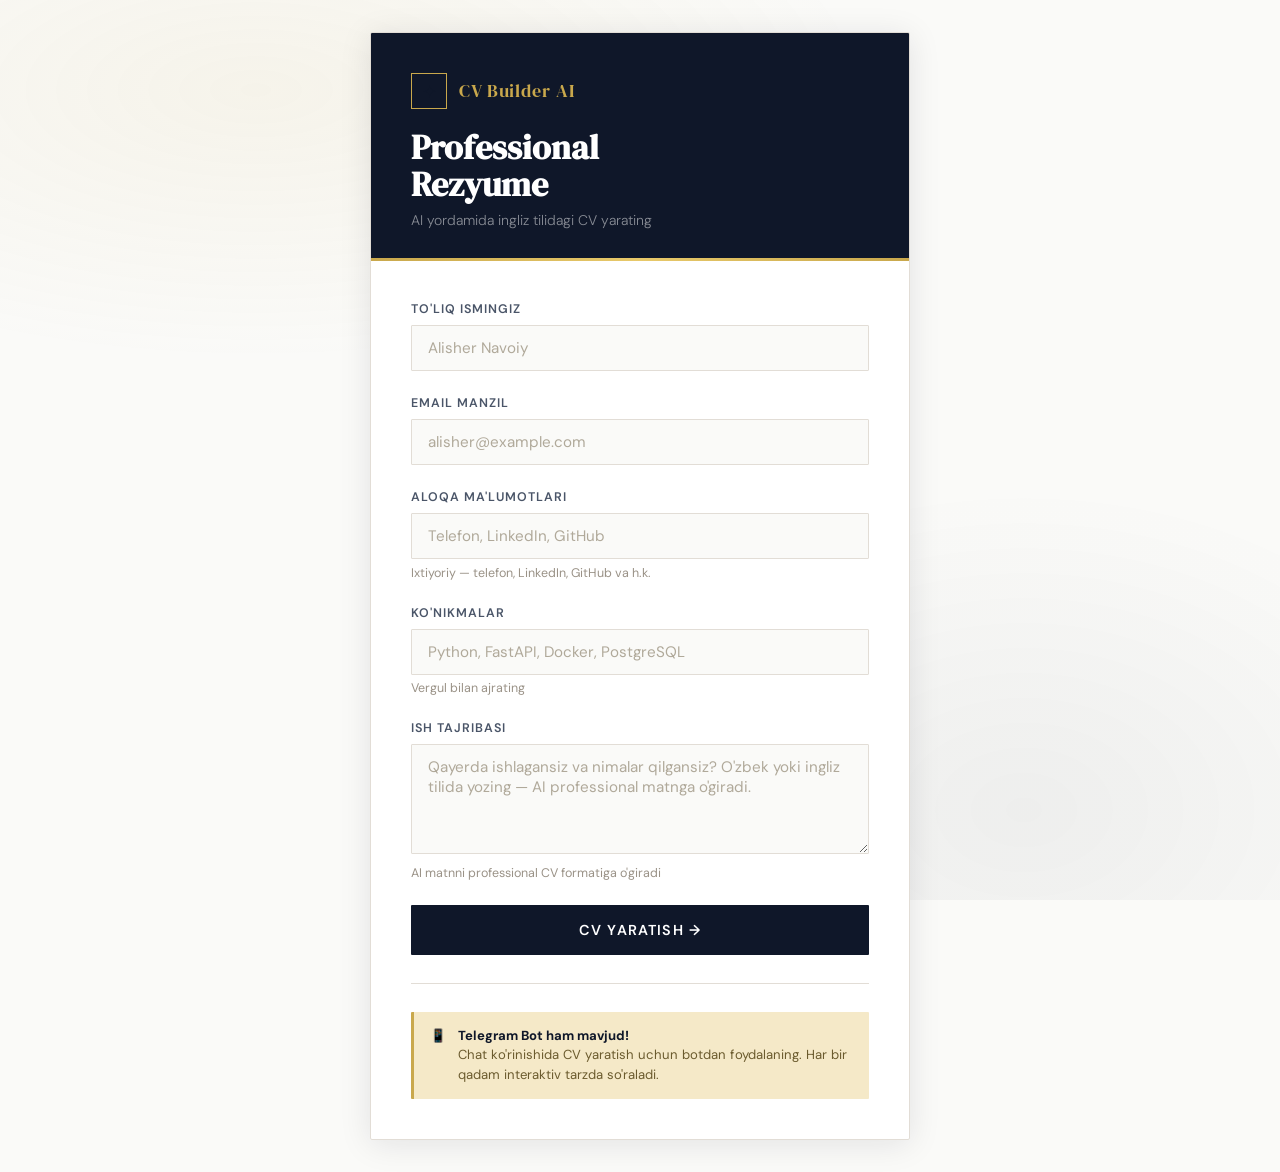
<file: templates/index.html>
<!DOCTYPE html>
<html lang="uz">
<head>
    <meta charset="UTF-8">
    <meta name="viewport" content="width=device-width, initial-scale=1.0">
    <title>CV Builder AI</title>
    <link rel="preconnect" href="https://fonts.googleapis.com">
    <link href="https://fonts.googleapis.com/css2?family=DM+Serif+Display&family=DM+Sans:wght@300;400;500;600&display=swap" rel="stylesheet">
    <style>
        *, *::before, *::after { box-sizing: border-box; margin: 0; padding: 0; }

        :root {
            --ink: #0f1729;
            --ink-muted: #4a5568;
            --gold: #c9a84c;
            --gold-light: #f5e9c8;
            --white: #fafaf8;
            --border: #e2ddd6;
            --shadow: 0 4px 32px rgba(15,23,41,0.10);
        }

        body {
            font-family: 'DM Sans', sans-serif;
            background: var(--white);
            color: var(--ink);
            min-height: 100vh;
            display: grid;
            place-items: center;
            padding: 2rem 1rem;
        }

        /* Background texture */
        body::before {
            content: '';
            position: fixed;
            inset: 0;
            background:
                radial-gradient(ellipse 80% 50% at 20% 10%, rgba(201,168,76,0.08) 0%, transparent 60%),
                radial-gradient(ellipse 60% 60% at 80% 90%, rgba(15,23,41,0.05) 0%, transparent 60%);
            pointer-events: none;
            z-index: 0;
        }

        .card {
            position: relative;
            z-index: 1;
            background: #fff;
            border: 1px solid var(--border);
            border-radius: 2px;
            box-shadow: var(--shadow);
            width: 100%;
            max-width: 540px;
            overflow: hidden;
        }

        .card-header {
            background: var(--ink);
            padding: 2.5rem 2.5rem 2rem;
            position: relative;
            overflow: hidden;
        }

        .card-header::after {
            content: '';
            position: absolute;
            bottom: 0; left: 0; right: 0;
            height: 3px;
            background: linear-gradient(90deg, var(--gold) 0%, #e8c96a 50%, var(--gold) 100%);
        }

        .brand {
            display: flex;
            align-items: center;
            gap: 0.75rem;
            margin-bottom: 1.25rem;
        }

        .brand-icon {
            width: 36px;
            height: 36px;
            border: 1.5px solid var(--gold);
            display: grid;
            place-items: center;
            font-size: 16px;
        }

        .brand-name {
            font-family: 'DM Serif Display', serif;
            font-size: 1.1rem;
            color: var(--gold);
            letter-spacing: 0.05em;
        }

        .card-header h1 {
            font-family: 'DM Serif Display', serif;
            font-size: 2.1rem;
            color: #fff;
            line-height: 1.1;
            margin-bottom: 0.5rem;
        }

        .card-header p {
            color: rgba(255,255,255,0.5);
            font-size: 0.875rem;
            font-weight: 300;
        }

        .card-body {
            padding: 2.5rem;
        }

        .field {
            margin-bottom: 1.5rem;
        }

        label {
            display: block;
            font-size: 0.78rem;
            font-weight: 600;
            letter-spacing: 0.08em;
            text-transform: uppercase;
            color: var(--ink-muted);
            margin-bottom: 0.5rem;
        }

        input, textarea {
            width: 100%;
            border: 1px solid var(--border);
            border-radius: 1px;
            padding: 0.75rem 1rem;
            font-family: 'DM Sans', sans-serif;
            font-size: 0.95rem;
            color: var(--ink);
            background: var(--white);
            outline: none;
            transition: border-color 0.2s, box-shadow 0.2s;
        }

        input:focus, textarea:focus {
            border-color: var(--gold);
            box-shadow: 0 0 0 3px rgba(201,168,76,0.12);
        }

        input::placeholder, textarea::placeholder {
            color: #b0a99a;
        }

        textarea {
            resize: vertical;
            min-height: 110px;
        }

        .hint {
            font-size: 0.78rem;
            color: #9a9287;
            margin-top: 0.35rem;
        }

        .btn-submit {
            width: 100%;
            padding: 1rem;
            background: var(--ink);
            color: #fff;
            border: none;
            border-radius: 1px;
            font-family: 'DM Sans', sans-serif;
            font-size: 0.9rem;
            font-weight: 600;
            letter-spacing: 0.08em;
            text-transform: uppercase;
            cursor: pointer;
            position: relative;
            overflow: hidden;
            transition: background 0.2s;
        }

        .btn-submit::before {
            content: '';
            position: absolute;
            bottom: 0; left: 0; right: 0;
            height: 2px;
            background: linear-gradient(90deg, var(--gold), #e8c96a, var(--gold));
            transform: scaleX(0);
            transition: transform 0.3s;
        }

        .btn-submit:hover { background: #1a2640; }
        .btn-submit:hover::before { transform: scaleX(1); }

        .btn-submit .btn-text { transition: opacity 0.2s; }
        .btn-submit.loading .btn-text { opacity: 0; }
        .btn-submit.loading::after {
            content: '';
            position: absolute;
            top: 50%; left: 50%;
            width: 18px; height: 18px;
            border: 2px solid rgba(255,255,255,0.3);
            border-top-color: #fff;
            border-radius: 50%;
            transform: translate(-50%, -50%);
            animation: spin 0.7s linear infinite;
        }

        @keyframes spin { to { transform: translate(-50%,-50%) rotate(360deg); } }

        .divider {
            border: none;
            border-top: 1px solid var(--border);
            margin: 1.75rem 0;
        }

        .telegram-note {
            display: flex;
            align-items: flex-start;
            gap: 0.75rem;
            background: var(--gold-light);
            border-left: 3px solid var(--gold);
            padding: 0.875rem 1rem;
            border-radius: 1px;
            font-size: 0.82rem;
            color: #6b5b2e;
            line-height: 1.5;
        }

        .telegram-note strong { color: var(--ink); }

        @media (max-width: 600px) {
            .card-header, .card-body { padding: 2rem 1.5rem; }
        }
    </style>
</head>
<body>
    <div class="card">
        <div class="card-header">
            <div class="brand">
                <div class="brand-icon">✦</div>
                <span class="brand-name">CV Builder AI</span>
            </div>
            <h1>Professional<br>Rezyume</h1>
            <p>AI yordamida ingliz tilidagi CV yarating</p>
        </div>

        <div class="card-body">
            <form action="/generate" method="post" id="cvForm">
                <div class="field">
                    <label for="full_name">To'liq ismingiz</label>
                    <input type="text" id="full_name" name="full_name"
                           placeholder="Alisher Navoiy" required>
                </div>

                <div class="field">
                    <label for="email">Email manzil</label>
                    <input type="email" id="email" name="email"
                           placeholder="alisher@example.com" required>
                </div>

                <div class="field">
                    <label for="contacts">Aloqa ma'lumotlari</label>
                    <input type="text" id="contacts" name="contacts"
                           placeholder="Telefon, LinkedIn, GitHub">
                    <p class="hint">Ixtiyoriy — telefon, LinkedIn, GitHub va h.k.</p>
                </div>

                <div class="field">
                    <label for="skills">Ko'nikmalar</label>
                    <input type="text" id="skills" name="skills"
                           placeholder="Python, FastAPI, Docker, PostgreSQL">
                    <p class="hint">Vergul bilan ajrating</p>
                </div>

                <div class="field">
                    <label for="experience">Ish tajribasi</label>
                    <textarea id="experience" name="experience"
                              placeholder="Qayerda ishlagansiz va nimalar qilgansiz? O'zbek yoki ingliz tilida yozing — AI professional matnga o'giradi."></textarea>
                    <p class="hint">AI matnni professional CV formatiga o'giradi</p>
                </div>

                <button type="submit" class="btn-submit" id="submitBtn">
                    <span class="btn-text">CV Yaratish &rarr;</span>
                </button>
            </form>

            <hr class="divider">

            <div class="telegram-note">
                <span>📱</span>
                <div>
                    <strong>Telegram Bot ham mavjud!</strong><br>
                    Chat ko'rinishida CV yaratish uchun botdan foydalaning.
                    Har bir qadam interaktiv tarzda so'raladi.
                </div>
            </div>
        </div>
    </div>

    <script>
        document.getElementById('cvForm').addEventListener('submit', function() {
            const btn = document.getElementById('submitBtn');
            btn.classList.add('loading');
            btn.disabled = true;
        });
    </script>
</body>
</html>
</file>
